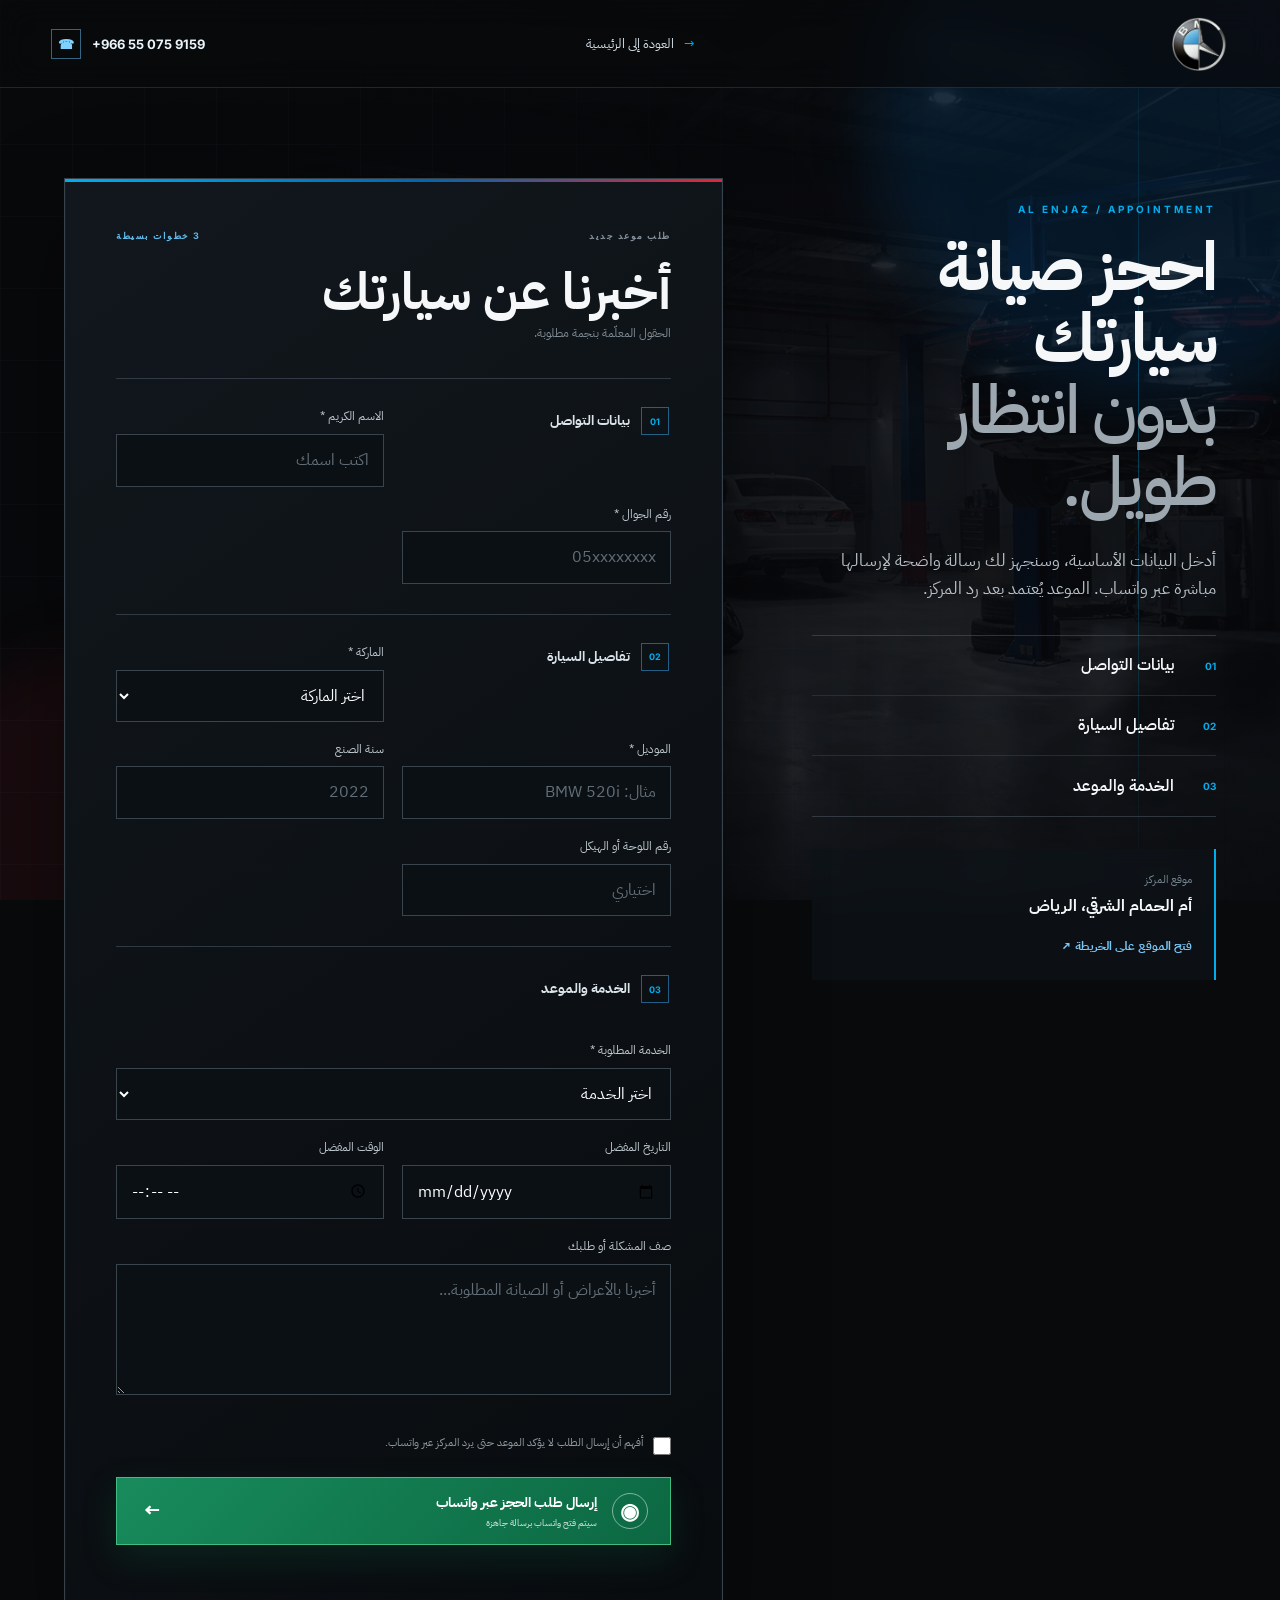
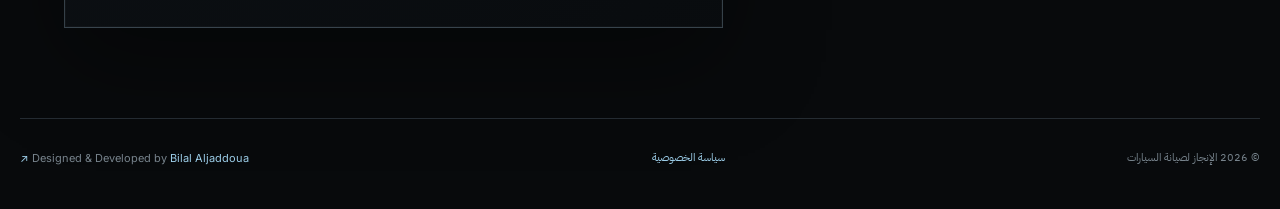
<file: booking.html>
<!doctype html>
<html lang="ar" dir="rtl">
<head>
  <meta charset="utf-8">
  <meta name="viewport" content="width=device-width,initial-scale=1,viewport-fit=cover">
  <title>حجز موعد صيانة | الإنجاز لصيانة السيارات الألمانية</title>
  <meta name="description" content="احجز موعد صيانة سيارتك الألمانية لدى مركز الإنجاز في أم الحمام الشرقي، الرياض، وأرسل تفاصيل الموعد مباشرة عبر واتساب.">
  <meta name="robots" content="index,follow,max-image-preview:large">
  <meta name="theme-color" content="#080A0C">
  <link rel="canonical" href="https://bilalaljaddoua.github.io/ELENJAZ/booking.html">
  <meta property="og:type" content="website">
  <meta property="og:locale" content="ar_SA">
  <meta property="og:site_name" content="الإنجاز لصيانة السيارات">
  <meta property="og:title" content="احجز موعد صيانة سيارتك | الإنجاز">
  <meta property="og:description" content="أدخل تفاصيل سيارتك والموعد المناسب، ثم أرسل الطلب مباشرة إلى الإنجاز عبر واتساب.">
  <meta property="og:url" content="https://bilalaljaddoua.github.io/ELENJAZ/booking.html">
  <meta property="og:image" content="https://bilalaljaddoua.github.io/ELENJAZ/assets/images/social/al-enjaz-social-preview.jpg">
  <meta property="og:image:width" content="1200"><meta property="og:image:height" content="630"><meta property="og:image:type" content="image/jpeg">
  <meta name="twitter:card" content="summary_large_image">
  <meta name="twitter:image" content="https://bilalaljaddoua.github.io/ELENJAZ/assets/images/social/al-enjaz-social-preview.jpg">
  <link rel="icon" type="image/png" sizes="32x32" href="assets/images/social/favicon-32.png">
  <link rel="apple-touch-icon" sizes="180x180" href="assets/images/social/apple-touch-icon.png">
  <link rel="stylesheet" href="css/style.css">
  <link rel="stylesheet" href="css/booking.css">
</head>
<body class="booking-page">
  <div class="booking-ambient" aria-hidden="true"><i></i><i></i><span></span></div>
  <header class="booking-header">
    <a class="booking-logo" href="index.html" aria-label="العودة إلى الرئيسية"><img src="assets/images/social/ICON.png" alt="شعار الإنجاز" width="58" height="54"></a>
    <a class="booking-back" href="index.html"><span aria-hidden="true">→</span> العودة إلى الرئيسية</a>
    <a class="booking-call" href="tel:+966550759159"><span aria-hidden="true">☎</span> +966 55 075 9159</a>
  </header>

  <main class="booking-main">
    <section class="booking-intro">
      <p class="booking-kicker">AL ENJAZ / APPOINTMENT</p>
      <h1>احجز صيانة سيارتك<br><em>بدون انتظار طويل.</em></h1>
      <p>أدخل البيانات الأساسية، وسنجهز لك رسالة واضحة لإرسالها مباشرة عبر واتساب. الموعد يُعتمد بعد رد المركز.</p>
      <div class="booking-points">
        <div><b>01</b><span>بيانات التواصل</span></div>
        <div><b>02</b><span>تفاصيل السيارة</span></div>
        <div><b>03</b><span>الخدمة والموعد</span></div>
      </div>
      <aside>
        <span>موقع المركز</span>
        <strong>أم الحمام الشرقي، الرياض</strong>
        <a class="booking-map" href="https://maps.app.goo.gl/58Ttafaar7ng9Sak6" target="_blank" rel="noopener">فتح الموقع على الخريطة ↗</a>
      </aside>
    </section>

    <section class="booking-panel" aria-labelledby="bookingTitle">
      <div class="booking-panel-head"><span>طلب موعد جديد</span><b>3 خطوات بسيطة</b></div>
      <h2 id="bookingTitle">أخبرنا عن سيارتك</h2>
      <p>الحقول المعلّمة بنجمة مطلوبة.</p>
      <form id="bookingForm" class="standalone-booking-form">
        <fieldset>
          <legend><b>01</b> بيانات التواصل</legend>
          <label><span>الاسم الكريم *</span><input name="name" required autocomplete="name" placeholder="اكتب اسمك"></label>
          <label><span>رقم الجوال *</span><input name="phone" required inputmode="tel" autocomplete="tel" placeholder="05xxxxxxxx" pattern="[0-9+ ]{8,16}"></label>
        </fieldset>
        <fieldset>
          <legend><b>02</b> تفاصيل السيارة</legend>
          <label><span>الماركة *</span><select name="brand" id="brandSelect" required><option value="">اختر الماركة</option></select></label>
          <label><span>الموديل *</span><input name="model" required placeholder="مثال: BMW 520i"></label>
          <label><span>سنة الصنع</span><input name="year" inputmode="numeric" pattern="[0-9]{4}" maxlength="4" placeholder="2022"></label>
          <label><span>رقم اللوحة أو الهيكل</span><input name="vehicleId" placeholder="اختياري"></label>
        </fieldset>
        <fieldset>
          <legend><b>03</b> الخدمة والموعد</legend>
          <label class="wide"><span>الخدمة المطلوبة *</span><select name="service" id="serviceSelect" required><option value="">اختر الخدمة</option></select></label>
          <label><span>التاريخ المفضل</span><input type="date" name="date" id="bookingDate"></label>
          <label><span>الوقت المفضل</span><input type="time" name="time"></label>
          <label class="wide"><span>صف المشكلة أو طلبك</span><textarea name="issue" rows="4" placeholder="أخبرنا بالأعراض أو الصيانة المطلوبة..."></textarea></label>
        </fieldset>
        <label class="booking-consent"><input type="checkbox" required><span>أفهم أن إرسال الطلب لا يؤكد الموعد حتى يرد المركز عبر واتساب.</span></label>
        <button class="booking-submit" type="submit"><span class="wa-symbol" aria-hidden="true">◉</span><span>إرسال طلب الحجز عبر واتساب<small>سيتم فتح واتساب برسالة جاهزة</small></span><b aria-hidden="true">←</b></button>
        <p class="booking-note" id="formNote" role="status" aria-live="polite"></p>
      </form>
    </section>
  </main>

  <footer class="booking-footer"><span>© <span id="yearNow"></span> الإنجاز لصيانة السيارات</span><a href="privacy.html">سياسة الخصوصية</a><span>Designed &amp; Developed by <a href="https://bilalaljaddoua.me/" target="_blank" rel="noopener">Bilal Aljaddoua ↗</a></span></footer>
  <script src="js/data.js"></script>
  <script src="js/booking.js"></script>
</body>
</html>
</file>
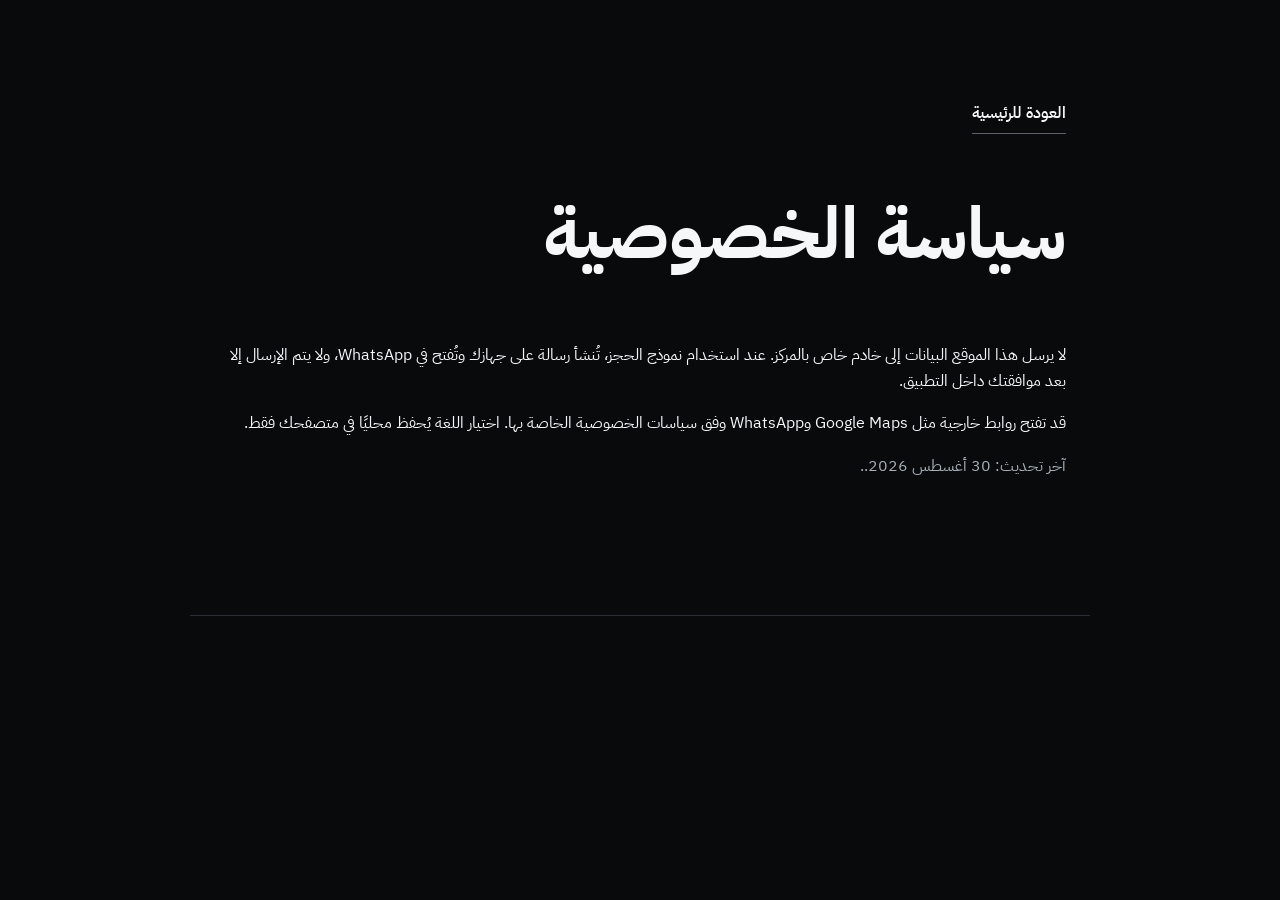
<file: privacy.html>
<!doctype html>
<html lang="ar" dir="rtl">
<head>
  <meta charset="utf-8">
  <meta name="viewport" content="width=device-width,initial-scale=1">
  <title>سياسة الخصوصية | الإنجاز</title>
  <meta name="description" content="سياسة الخصوصية لموقع الإنجاز لصيانة السيارات الألمانية والأوروبية.">
  <meta name="robots" content="noindex,follow">
  <meta name="theme-color" content="#080A0C">
  <link rel="canonical" href="https://bilalaljaddoua.github.io/ELENJAZ/privacy.html">
  <link rel="icon" type="image/png" sizes="32x32" href="assets/images/social/favicon-32.png">
  <link rel="apple-touch-icon" sizes="180x180" href="assets/images/social/apple-touch-icon.png">
  <link rel="stylesheet" href="css/style.css">
</head>
<body>
  <main class="section" style="max-width:900px;margin:auto;padding-top:100px">
    <a href="index.html" class="text-link">العودة للرئيسية</a>
    <h1 style="font-size:clamp(40px,7vw,72px)">سياسة الخصوصية</h1>
    <p>لا يرسل هذا الموقع البيانات إلى خادم خاص بالمركز. عند استخدام نموذج الحجز، تُنشأ رسالة على جهازك وتُفتح في WhatsApp، ولا يتم الإرسال إلا بعد موافقتك داخل التطبيق.</p>
    <p>قد تفتح روابط خارجية مثل Google Maps وWhatsApp وفق سياسات الخصوصية الخاصة بها. اختيار اللغة يُحفظ محليًا في متصفحك فقط.</p>
    <p style="color:var(--silver)">آخر تحديث: 30 أغسطس 2026..</p>
  </main>
</body>
</html>
</file>
<file: css/style.css>
@import url('https://fonts.googleapis.com/css2?family=IBM+Plex+Sans+Arabic:wght@400;500;600;700&family=Inter:wght@400;500;600;700;800&display=swap');
:root{--carbon-black:#080a0c;--deep-black:#0d0f12;--surface-dark:#14171b;--surface-light:#1b1f24;--blue:#0066b1;--performance-blue:#00aeef;--deep-blue:#003b70;--ice:#f5f7f9;--white:#fff;--silver:#a7afb7;--steel:#727a82;--border:#282d33;--red:#e32636;--pad:max(24px,calc((100vw - 1320px)/2));--font:'IBM Plex Sans Arabic','Inter',sans-serif}
*{box-sizing:border-box}html{scroll-behavior:smooth;scroll-padding-top:88px}body{margin:0;background:var(--carbon-black);color:var(--ice);font-family:var(--font);line-height:1.65;overflow-x:hidden}html[lang=en] body{font-family:'Inter','IBM Plex Sans Arabic',sans-serif}a{color:inherit;text-decoration:none}button,input,textarea,select{font:inherit}button{color:inherit}.skip{position:fixed;z-index:999;top:-60px;inset-inline-start:20px;background:#fff;color:#000;padding:10px 16px}.skip:focus{top:10px}.header{position:fixed;z-index:100;inset:0 0 auto;display:flex;align-items:center;justify-content:space-between;height:88px;padding:0 var(--pad);border-bottom:1px solid transparent;transition:.25s}.header.scrolled{height:72px;background:rgba(8,10,12,.9);backdrop-filter:blur(15px);border-color:var(--border)}.brand{display:flex;align-items:center;gap:12px;line-height:1;min-width:176px}.brand-mark{display:flex;width:32px;height:36px;gap:3px;transform:skew(-12deg)}.brand-mark i{display:block;flex:1;background:var(--performance-blue)}.brand-mark i:nth-child(2){background:var(--deep-blue)}.brand-mark i:nth-child(3){background:var(--red);height:55%;align-self:flex-end}.brand b{display:block;font-size:20px}.brand small{display:block;color:var(--silver);font:500 8px/1.35 Inter,sans-serif;letter-spacing:1.5px;margin-top:4px}.nav{display:flex;gap:clamp(12px,1.3vw,26px);font-size:13px}.nav a{color:#c6cbd0;position:relative}.nav a:after{content:"";position:absolute;inset:auto 0 -10px;width:0;height:1px;background:var(--performance-blue);transition:.2s}.nav a:hover:after,.nav a:focus-visible:after{width:100%}.header-actions{display:flex;gap:10px;align-items:center}.lang,.menu{background:none;border:1px solid var(--border);padding:8px 10px;cursor:pointer}.menu{display:none}.btn{display:inline-flex;justify-content:center;align-items:center;min-height:50px;padding:0 24px;background:var(--blue);border:1px solid var(--blue);color:#fff;font-weight:700;transition:.2s}.btn:hover,.btn:focus-visible{background:#0878c9;transform:translateY(-2px)}.btn-small{min-height:40px;padding:0 16px;font-size:13px}.btn-outline{background:transparent;border-color:#5c6269}.text-link{font-weight:600;border-bottom:1px solid #5c6269;padding-block:8px}.text-link span{display:inline-block;transition:.2s}.text-link:hover span{transform:translate(3px,-3px)}
.hero{position:relative;min-height:94vh;display:flex;align-items:center;padding:130px var(--pad) 150px;overflow:hidden;background:radial-gradient(circle at 78% 45%,rgba(0,102,177,.2),transparent 26%),linear-gradient(115deg,#080a0c 0%,#0c1014 50%,#101820 100%)}.hero:after{content:"";position:absolute;inset:0;background:linear-gradient(90deg,rgba(8,10,12,.08),rgba(8,10,12,0) 48%,rgba(8,10,12,.3));pointer-events:none}.hero-grid{position:absolute;inset:0;opacity:.15;background-image:linear-gradient(var(--border) 1px,transparent 1px),linear-gradient(90deg,var(--border) 1px,transparent 1px);background-size:80px 80px;mask-image:linear-gradient(90deg,transparent,#000)}.hero-machine{position:absolute;inset-inline-end:-5vw;top:10%;width:min(58vw,850px);aspect-ratio:1;border:1px solid #303943;border-radius:50%;opacity:.8}.ring{position:absolute;border:1px solid #35424d;border-radius:50%;inset:9%}.r2{inset:23%;border-color:#0066b1}.needle{position:absolute;top:50%;left:12%;width:42%;height:2px;background:linear-gradient(90deg,transparent,var(--performance-blue));transform-origin:100%;transform:rotate(18deg)}.hero-machine b{position:absolute;top:48%;left:47%;font:600 12px Inter;letter-spacing:4px;color:var(--steel)}.hero-content{position:relative;z-index:2;max-width:870px}.eyebrow{display:flex;align-items:center;gap:20px;color:var(--silver);font-size:13px}.eyebrow span,.kicker{font:600 11px Inter,sans-serif;letter-spacing:2.5px;color:var(--performance-blue)}.eyebrow span:after{content:"";display:inline-block;width:50px;height:1px;background:var(--blue);margin-inline-start:18px;vertical-align:middle}.hero h1{font-size:clamp(48px,6.3vw,100px);line-height:1.05;letter-spacing:-2px;margin:22px 0 28px}.hero h1 em{font-style:normal;color:var(--silver);font-weight:500}.lead{max-width:650px;color:#c6cbd0;font-size:clamp(17px,1.5vw,21px)}.hero-actions{display:flex;align-items:center;gap:14px;flex-wrap:wrap;margin-top:34px}.hero-index{position:absolute;z-index:2;inset-inline-end:var(--pad);bottom:165px;text-align:end;color:var(--steel);font:600 9px/1.8 Inter;letter-spacing:3px}.hero-index b{display:block;font-size:56px;color:rgba(167,175,183,.2);letter-spacing:-3px}.trust-strip{position:absolute;z-index:3;bottom:0;inset-inline:var(--pad);display:grid;grid-template-columns:repeat(4,1fr);background:rgba(13,15,18,.92);border:1px solid var(--border);backdrop-filter:blur(12px)}.trust-strip>div{min-height:96px;padding:20px 24px;border-inline-end:1px solid var(--border);display:flex;flex-wrap:wrap;align-content:center;gap:2px 12px}.trust-strip b,.trust-strip small{display:block}.trust-strip small{width:100%;color:var(--steel);font:500 10px Inter;letter-spacing:1.5px}.stars{color:#e5b13c;letter-spacing:2px}.status i{width:8px;height:8px;border-radius:50%;background:var(--red);margin-top:9px}.status.is-open i{background:#31bc75}.motorsport{position:absolute;bottom:0;left:0;display:flex;width:116px;height:4px}.motorsport i{flex:1;background:var(--performance-blue)}.motorsport i:nth-child(2){background:var(--deep-blue)}.motorsport i:nth-child(3){background:var(--red)}
.section{padding:120px var(--pad);border-bottom:1px solid var(--border)}.section-head{max-width:850px;margin-bottom:56px}.section-head h2,.copy h2,.booking h2,.contact h2{font-size:clamp(34px,4vw,62px);line-height:1.15;margin:12px 0 20px;letter-spacing:-1px}.section-head p:last-child,.copy>p,.booking-copy>p,.gallery p{color:var(--silver);max-width:680px}.brand-row{display:grid;grid-template-columns:repeat(4,1fr);border:1px solid var(--border)}.brand-row div{min-height:112px;display:flex;flex-direction:column;justify-content:center;align-items:center;border:1px solid var(--border);margin:-1px 0 0 -1px}.brand-row b{font:700 16px Inter}.brand-row small{color:var(--steel);font-size:10px}.legal{font-size:11px;color:var(--steel);margin-top:20px}.split{display:grid;grid-template-columns:1fr 1fr;gap:8vw;align-items:center}.visual-panel{min-height:570px;background:linear-gradient(145deg,#1a2026,#0a0c0f);border:1px solid var(--border);padding:44px;display:flex;align-items:center}.diagnostic{width:100%;font:500 10px Inter;letter-spacing:2px;color:var(--steel)}.diagnostic strong{display:block;color:var(--ice);font-size:clamp(38px,5vw,78px);line-height:.9;letter-spacing:-3px;margin:35px 0}.scan{height:100px;border-block:1px solid var(--border);position:relative;background:repeating-linear-gradient(90deg,transparent 0 29px,#222932 30px)}.scan i{position:absolute;height:2px;width:75%;top:50%;background:linear-gradient(90deg,transparent,var(--performance-blue),transparent);animation:scan 3s ease-in-out infinite}.diagnostic ul{padding:20px 0 0;margin:0;display:flex;justify-content:space-between;list-style:none}.large{font-size:20px}.metrics{display:grid;grid-template-columns:1fr 1fr;margin-top:45px;border-top:1px solid var(--border)}.metrics div{padding:24px 0;border-bottom:1px solid var(--border);display:flex;gap:18px}.metrics div:nth-child(odd){border-inline-end:1px solid var(--border)}.metrics div:nth-child(even){padding-inline-start:24px}.metrics b{color:var(--performance-blue);font:600 12px Inter}.service-grid{display:grid;grid-template-columns:repeat(3,1fr);border:1px solid var(--border)}.service-card{padding:34px;min-height:330px;border:1px solid var(--border);margin:-1px 0 0 -1px;transition:.25s;background:var(--deep-black)}.service-card:hover{background:var(--surface-dark);transform:translateY(-4px)}.service-card>span{font:600 11px Inter;color:var(--performance-blue)}.service-card>i{display:block;width:44px;height:44px;border:1px solid #45505b;margin:34px 0;position:relative}.service-card>i:after{content:"";position:absolute;inset:9px;border-inline:2px solid var(--performance-blue)}.service-card h3{font-size:22px}.service-card p{color:var(--silver);font-size:14px}.service-card a{display:inline-block;margin-top:15px;font-size:13px;color:var(--performance-blue)}.timeline{list-style:none;padding:0;margin:0;display:grid;grid-template-columns:repeat(7,1fr);border-top:1px solid var(--border)}.timeline li{position:relative;padding:28px 18px;min-height:140px;border-inline-end:1px solid var(--border)}.timeline li:before{content:"";position:absolute;top:-4px;inset-inline-start:18px;width:7px;height:7px;background:var(--performance-blue)}.timeline b{display:block;color:var(--steel);font:600 11px Inter;margin-bottom:25px}.timeline span{font-size:14px}.reviews{display:grid;grid-template-columns:1fr 1.5fr;gap:8vw;background:var(--surface-dark)}.huge{font:800 clamp(90px,14vw,190px)/1 Inter;color:var(--white);letter-spacing:-10px}.rating-block>div{display:flex;align-items:center;gap:18px}.rating-block p{color:var(--silver)}.review-placeholder{align-self:center}.review-placeholder h2{font-size:clamp(38px,5vw,70px);line-height:1.1}.review-placeholder p{color:var(--silver);max-width:600px}.quote-lines i{display:block;height:1px;background:var(--border);margin:25px 0}.quote-lines i:nth-child(2){width:80%}.quote-lines i:nth-child(3){width:55%}.gallery-grid{display:grid;grid-template-columns:1.5fr 1fr;grid-template-rows:1fr 1fr;gap:10px;height:600px}.photo-placeholder{background:radial-gradient(circle at 70% 30%,rgba(0,174,239,.12),transparent 28%),repeating-linear-gradient(135deg,#101419 0 1px,#0d1014 1px 12px);border:1px solid var(--border);padding:24px;color:var(--steel);font:600 10px Inter;letter-spacing:2px;display:flex;justify-content:space-between;align-items:flex-end}.photo-placeholder.wide{grid-row:span 2}.photo-placeholder span{font-family:var(--font);letter-spacing:0}.faq{display:grid;grid-template-columns:.8fr 1.2fr;gap:8vw}.accordion article{border-top:1px solid var(--border)}.accordion article:last-child{border-bottom:1px solid var(--border)}.accordion button{width:100%;padding:22px 0;background:none;border:0;display:flex;justify-content:space-between;text-align:start;font-weight:600;cursor:pointer}.accordion button b{font-size:24px;color:var(--performance-blue)}.accordion div p{color:var(--silver);padding:0 0 22px;margin:0}.booking{display:grid;grid-template-columns:.8fr 1.2fr;gap:8vw;background:var(--deep-blue)}.booking-copy>span{font:600 10px Inter;letter-spacing:2px;color:#82ccec}.booking-form{display:grid;grid-template-columns:1fr 1fr;gap:18px}.booking-form label{display:block}.booking-form label span{display:block;font-size:12px;margin-bottom:7px}.booking-form input,.booking-form textarea,.booking-form select{width:100%;background:#082e51;color:#fff;border:1px solid #306286;border-radius:0;padding:13px;outline:0}.booking-form input:focus,.booking-form textarea:focus,.booking-form select:focus{border-color:var(--performance-blue);box-shadow:0 0 0 2px rgba(0,174,239,.2)}.full{grid-column:1/-1}.form-note{font-size:12px;color:#bde8ff;margin:0}.contact{display:grid;grid-template-columns:1.1fr .9fr;gap:8vw}.contact-card address{font-style:normal;color:var(--silver);max-width:520px}.phone{display:block;font:700 clamp(28px,3vw,46px) Inter;margin:28px 0}.contact-actions{display:flex;gap:12px}.hours h3{font-size:24px}.hours>div>div{display:flex;justify-content:space-between;padding:11px 0;border-bottom:1px solid var(--border);gap:20px}.hours b{font:500 13px Inter}.hours>p{font-size:11px;color:var(--steel)}footer{padding:58px var(--pad) 100px;display:grid;grid-template-columns:1fr 1fr;gap:24px;color:var(--silver)}footer>div{display:flex;justify-content:flex-end;gap:20px}footer>small:last-child{text-align:end}footer a:hover{color:var(--performance-blue)}.floating-wa{position:fixed;z-index:50;inset-inline-end:24px;bottom:24px;width:52px;height:52px;display:grid;place-items:center;background:#137c4e;border:1px solid #35b779;border-radius:50%;font:700 12px Inter}.mobile-bar{display:none}
.reveal{opacity:0;transform:translateY(18px);transition:opacity .65s,transform .65s}.reveal.shown{opacity:1;transform:none}@keyframes scan{0%,100%{left:0}50%{left:25%}}
@media(max-width:1080px){.nav{position:fixed;inset:72px 0 auto;background:var(--deep-black);padding:25px var(--pad);display:grid;grid-template-columns:1fr 1fr;transform:translateY(-130%);opacity:0;transition:.25s;border-bottom:1px solid var(--border)}.nav-open .nav{transform:none;opacity:1}.menu{display:flex;flex-direction:column;justify-content:center;align-items:center;gap:5px;min-width:44px;min-height:44px}.menu span{display:block;width:20px;height:1px;flex:none;background:#fff}.menu b{display:none}.header-actions .btn{display:none}.timeline{grid-template-columns:repeat(4,1fr)}.service-grid{grid-template-columns:1fr 1fr}}
@media(max-width:760px){:root{--pad:20px}.header{height:72px}.hero{min-height:100svh;padding-top:110px;padding-bottom:250px;align-items:flex-start}.hero h1{font-size:47px;letter-spacing:-1.5px}.eyebrow span{display:none}.hero-machine{width:100vw;top:29%;inset-inline-end:-48%;opacity:.5}.hero-actions{align-items:stretch}.hero-actions .btn{width:calc(50% - 7px);padding:0 12px;font-size:13px}.hero-actions .text-link{width:100%}.hero-index{display:none}.trust-strip{grid-template-columns:1fr 1fr}.trust-strip>div{min-height:78px;padding:12px 14px}.section{padding-block:78px}.section-head{margin-bottom:35px}.brand-row{grid-template-columns:1fr 1fr}.split,.reviews,.faq,.booking,.contact{grid-template-columns:1fr}.visual-panel{min-height:390px;padding:24px}.service-grid{grid-template-columns:1fr}.service-card{min-height:270px}.timeline{grid-template-columns:1fr 1fr}.timeline li{min-height:115px;border-bottom:1px solid var(--border)}.gallery-grid{height:620px;grid-template-columns:1fr;grid-template-rows:2fr 1fr 1fr}.photo-placeholder.wide{grid-row:auto}.booking-form{grid-template-columns:1fr}.booking-form label{grid-column:1}.contact-actions .btn{flex:1}.hours{margin-top:25px}footer{grid-template-columns:1fr;padding-bottom:100px}footer>div{justify-content:flex-start;flex-wrap:wrap}footer>small:last-child{text-align:start}.floating-wa{display:none}.mobile-bar{position:fixed;z-index:90;display:grid;grid-template-columns:repeat(3,1fr);inset:auto 10px calc(10px + env(safe-area-inset-bottom));background:rgba(13,15,18,.96);border:1px solid var(--border);transform:translateY(150%);transition:.25s}.mobile-bar.visible{transform:none}.mobile-bar a{text-align:center;padding:13px 5px;font-size:12px;border-inline-end:1px solid var(--border)}.metrics{grid-template-columns:1fr}.metrics div:nth-child(odd){border-inline-end:0}.metrics div:nth-child(even){padding-inline-start:0}}
/* Official workshop imagery and launch speedometer */
.hero{background:#080a0c}.hero:before{content:"";position:absolute;inset:0;background:url('../assets/images/workshop/hero-workshop.webp') center 48%/cover no-repeat;filter:saturate(.72) contrast(1.08);animation:heroZoom 11s ease-out both}.hero:after{background:linear-gradient(90deg,rgba(8,10,12,.97) 0%,rgba(8,10,12,.82) 39%,rgba(8,10,12,.24) 73%,rgba(8,10,12,.62)),linear-gradient(0deg,rgba(8,10,12,.8),transparent 55%)}.hero-grid{z-index:1;mask-image:linear-gradient(90deg,#000,transparent 75%)}.hero-machine{z-index:2;inset-inline-end:2vw;top:17%;width:min(38vw,570px);opacity:1;background:rgba(8,10,12,.44);box-shadow:0 0 70px rgba(0,102,177,.15),inset 0 0 60px rgba(0,0,0,.5);backdrop-filter:blur(3px)}.speed-ticks{position:absolute;inset:3%;border-radius:50%;background:repeating-conic-gradient(from 225deg,rgba(245,247,249,.6) 0 1deg,transparent 1deg 10deg);mask:radial-gradient(circle,transparent 0 83%,#000 84%);clip-path:polygon(0 0,100% 0,100% 100%,50% 50%,0 100%)}.hero-machine .needle{top:50%;left:10%;width:40%;height:3px;background:linear-gradient(90deg,var(--red),var(--performance-blue));box-shadow:0 0 14px var(--performance-blue);transform:rotate(-135deg)}.hero-machine .needle:after{content:"";position:absolute;right:-8px;top:-7px;width:16px;height:16px;border-radius:50%;background:var(--ice);box-shadow:0 0 0 6px var(--deep-blue)}.speed-readout{position:absolute;top:57%;left:50%;transform:translateX(-50%);text-align:center}.speed-readout strong{display:block;font:800 clamp(48px,7vw,92px)/1 Inter;color:var(--ice);letter-spacing:-5px}.speed-readout small{font:600 10px Inter;letter-spacing:3px;color:var(--performance-blue)}.hero-machine>b{top:74%;left:0;width:100%;text-align:center;font-size:9px;letter-spacing:3px}.hero-content{z-index:3;max-width:760px}.gallery-item{position:relative;overflow:hidden;background:#0d1014;border:1px solid var(--border);padding:0;cursor:zoom-in;color:#fff}.gallery-item.wide{grid-row:span 2}.gallery-item img{display:block;width:100%;height:100%;object-fit:cover;transition:transform .7s cubic-bezier(.2,.7,.2,1),filter .4s;filter:saturate(.82) contrast(1.05)}.gallery-item:hover img,.gallery-item:focus-visible img{transform:scale(1.055);filter:saturate(1)}.gallery-item span{position:absolute;inset:auto 18px 16px;padding:7px 10px;background:rgba(8,10,12,.78);font:600 9px Inter;letter-spacing:2px;backdrop-filter:blur(8px)}.gallery-more{display:grid;grid-template-columns:1fr 1fr;gap:10px;height:320px;margin-top:10px}.lightbox{width:min(92vw,1000px);height:min(90vh,760px);padding:0;border:1px solid var(--border);background:#080a0c}.lightbox::backdrop{background:rgba(0,0,0,.9);backdrop-filter:blur(6px)}.lightbox img{width:100%;height:100%;object-fit:contain}.lightbox button{position:absolute;z-index:2;top:12px;right:12px;width:42px;height:42px;border:1px solid #fff;background:rgba(8,10,12,.8);color:#fff;font-size:28px;cursor:pointer}.service-card:nth-child(2n){transition-delay:.06s}.service-card:nth-child(3n){transition-delay:.12s}@keyframes heroZoom{from{transform:scale(1.08)}to{transform:scale(1)}}
@media(max-width:760px){.hero:after{background:linear-gradient(180deg,rgba(8,10,12,.93) 0%,rgba(8,10,12,.7) 55%,rgba(8,10,12,.88))}.hero-machine{width:78vw;top:44%;inset-inline-end:-34%;opacity:.72}.speed-readout strong{font-size:48px}.gallery-item.wide{grid-row:auto}.gallery-more{height:420px;grid-template-columns:1fr}}
/* Verified Google reviews */
.reviews{grid-template-columns:minmax(240px,.55fr) minmax(0,1.45fr);gap:5vw}.reviews-showcase{min-width:0;align-self:center}.review-label{font:600 10px Inter;letter-spacing:2.5px;color:var(--performance-blue)}.reviews-title-row{display:flex;justify-content:space-between;align-items:end;gap:24px;margin:10px 0 26px}.reviews-title-row h2{font-size:clamp(34px,4vw,62px);line-height:1.12;margin:0}.review-controls{display:flex;direction:ltr}.review-controls button{width:44px;height:44px;border:1px solid #46505a;background:transparent;color:#fff;font-size:20px;cursor:pointer}.review-controls button+button{margin-left:-1px}.review-controls button:hover,.review-controls button:focus-visible{background:var(--blue);border-color:var(--blue)}.review-track{display:flex;gap:14px;overflow-x:auto;scroll-snap-type:x mandatory;scrollbar-width:thin;scrollbar-color:var(--blue) var(--border);padding:0 0 18px}.review-card{position:relative;flex:0 0 min(78%,560px);min-height:330px;padding:30px;background:var(--deep-black);border:1px solid var(--border);scroll-snap-align:start;display:flex;flex-direction:column}.review-card-top{display:flex;align-items:center;gap:12px}.google-g{display:grid;place-items:center;width:28px;height:28px;border:1px solid #4d5863;border-radius:50%;font:700 14px Inter;color:var(--performance-blue)}.review-card-top .stars{font-size:13px}.review-card-top small{margin-inline-start:auto;color:var(--steel);font-size:11px}.review-card blockquote{margin:35px 0 30px;font-size:clamp(17px,1.5vw,21px);line-height:1.9;color:#e3e7ea}.review-author{margin-top:auto;display:flex;flex-direction:column}.review-author b{font-size:14px}.review-author span{font-size:10px;color:var(--steel);letter-spacing:.8px}.review-number{position:absolute;inset-inline-end:24px;bottom:19px;font:700 34px Inter;color:rgba(167,175,183,.11)}.reviews-disclaimer{margin:10px 0 0;color:var(--steel);font-size:10px}.rating-block{position:sticky;top:110px;align-self:start}
@media(max-width:760px){.reviews{grid-template-columns:1fr;gap:50px}.rating-block{position:static}.review-card{flex-basis:88%;min-height:360px;padding:24px}.reviews-title-row{align-items:center}.review-controls{display:none}.review-card blockquote{font-size:17px}}
/* Performance motion system */
.scroll-progress{position:fixed;z-index:300;inset:0 0 auto;height:2px;background:linear-gradient(90deg,var(--performance-blue),var(--blue),var(--red));transform:scaleX(0);transform-origin:inline-start;box-shadow:0 0 12px rgba(0,174,239,.75);pointer-events:none}.hero-machine{transform:translate(var(--parallax-x,0),var(--parallax-y,0));transition:transform .35s ease-out}.gear-readout{position:absolute;top:43%;left:50%;transform:translateX(-50%);display:flex;align-items:baseline;gap:8px}.gear-readout small{font:600 8px Inter;letter-spacing:2px;color:var(--steel)}.gear-readout strong{font:800 22px Inter;color:var(--performance-blue);transition:transform .12s,color .12s}.is-shifting .gear-readout strong{transform:scale(1.65);color:var(--red)}.shift-flash{position:absolute;z-index:2;inset:0;background:linear-gradient(90deg,transparent 25%,rgba(0,174,239,.16) 60%,transparent 88%);opacity:0;pointer-events:none}.is-shifting .shift-flash{animation:shiftFlash .19s ease-out}.is-shifting .hero-machine{animation:shiftKick .19s ease-out}.speed-lines{position:absolute;z-index:2;inset:0;overflow:hidden;opacity:0;pointer-events:none}.is-accelerating .speed-lines{opacity:1}.speed-lines i{position:absolute;inset-inline-end:-20%;height:1px;width:clamp(140px,25vw,420px);background:linear-gradient(90deg,transparent,rgba(0,174,239,.75),transparent);animation:speedLine 1.15s linear infinite}.speed-lines i:nth-child(1){top:19%;animation-delay:-.2s}.speed-lines i:nth-child(2){top:31%;width:22vw;animation-delay:-.8s}.speed-lines i:nth-child(3){top:46%;width:31vw;animation-delay:-.45s}.speed-lines i:nth-child(4){top:58%;animation-delay:-1s}.speed-lines i:nth-child(5){top:72%;width:18vw;animation-delay:-.6s}.speed-lines i:nth-child(6){top:83%;width:27vw;animation-delay:-.1s}.service-card{isolation:isolate;overflow:hidden}.service-card:before{content:"";position:absolute;z-index:-1;inset:0;background:radial-gradient(260px circle at var(--spot-x,50%) var(--spot-y,50%),rgba(0,174,239,.13),transparent 65%);opacity:0;transition:opacity .3s}.service-card:hover:before{opacity:1}.service-card>i{transition:transform .45s cubic-bezier(.2,.8,.2,1),border-color .3s}.service-card:hover>i{transform:rotate(90deg);border-color:var(--performance-blue)}.brand-row div{position:relative;overflow:hidden;transition:background .25s,color .25s}.brand-row div:after{content:"";position:absolute;inset:auto 100% 0 0;height:2px;background:var(--performance-blue);transition:inset .45s ease}.brand-row div:hover{background:#111922}.brand-row div:hover:after{inset:auto 0 0}.gallery-item:after{content:"";position:absolute;inset:-100% -50%;background:linear-gradient(110deg,transparent 42%,rgba(255,255,255,.14) 50%,transparent 58%);transform:translateX(-55%) rotate(8deg);transition:transform .9s}.gallery-item:hover:after{transform:translateX(55%) rotate(8deg)}.reveal{filter:blur(3px)}.reveal.shown{filter:none}
@keyframes speedLine{from{transform:translateX(0);opacity:0}15%{opacity:1}to{transform:translateX(-140vw);opacity:0}}@keyframes shiftFlash{0%{opacity:0}35%{opacity:1}100%{opacity:0}}@keyframes shiftKick{0%,100%{transform:translate(var(--parallax-x,0),var(--parallax-y,0))}50%{transform:translate(calc(var(--parallax-x,0px) - 8px),var(--parallax-y,0px)) scale(.985)}}
@media(max-width:760px){.gear-readout{top:40%}.gear-readout strong{font-size:17px}.speed-lines i{width:45vw}.service-card:before{display:none}}
.scroll-progress{transform-origin:0 50%}
@media(max-width:760px){.is-accelerating .speed-lines{opacity:.22}.speed-lines i:nth-child(even){display:none}.speed-lines i{background:linear-gradient(90deg,transparent,rgba(0,174,239,.3),transparent);animation-duration:1.8s}.shift-flash{background:linear-gradient(90deg,transparent 30%,rgba(0,174,239,.045) 62%,transparent 90%)}.is-shifting .shift-flash{animation:mobileShiftFlash .24s ease-out}.is-shifting .hero-machine{animation:mobileShiftKick .22s ease-out}.is-shifting .gear-readout strong{transform:scale(1.18);color:var(--performance-blue)}.hero-machine .needle{box-shadow:0 0 6px rgba(0,174,239,.55)}}
@keyframes mobileShiftFlash{0%{opacity:0}45%{opacity:.28}100%{opacity:0}}@keyframes mobileShiftKick{0%,100%{transform:translate(0)}50%{transform:translateX(-2px) scale(.997)}}
/* Continuous serviced-brand marquee */
.brand-row{display:block;position:relative;overflow:hidden;border:1px solid var(--border);direction:ltr;mask-image:linear-gradient(90deg,transparent,#000 7%,#000 93%,transparent)}.brand-row:before,.brand-row:after{content:"";position:absolute;z-index:2;top:0;bottom:0;width:9%;pointer-events:none}.brand-row:before{left:0;background:linear-gradient(90deg,var(--carbon-black),transparent)}.brand-row:after{right:0;background:linear-gradient(-90deg,var(--carbon-black),transparent)}.brand-marquee-track{display:flex;width:max-content;will-change:transform;animation:brandMarquee 28s linear infinite}.brand-marquee-group{display:flex;flex:none}.brand-chip{width:230px;min-height:124px;padding:20px 30px;display:flex!important;flex-direction:row!important;justify-content:flex-start!important;align-items:center!important;gap:18px;border:0!important;border-inline-end:1px solid var(--border)!important;margin:0!important;direction:ltr;background:var(--deep-black)}.brand-chip img{display:block;width:52px;height:52px;object-fit:contain;filter:drop-shadow(0 0 10px rgba(0,174,239,.12));transition:transform .35s,filter .35s}.brand-chip span{display:flex;flex-direction:column;align-items:flex-start}.brand-chip b{white-space:nowrap;font-size:15px}.brand-chip small{white-space:nowrap;margin-top:5px}.brand-chip:hover img{transform:scale(1.12);filter:drop-shadow(0 0 15px rgba(0,174,239,.35))}.brand-row:hover .brand-marquee-track,.brand-row:focus-within .brand-marquee-track{animation-play-state:paused}@keyframes brandMarquee{from{transform:translateX(0)}to{transform:translateX(-50%)}}
@media(max-width:760px){.brand-row{grid-template-columns:none}.brand-chip{width:190px;min-height:105px;padding:16px 22px}.brand-chip img{width:42px;height:42px}.brand-marquee-track{animation-duration:22s}}
/* Isolate marquee structure from the legacy brand grid rules */
.brand-row .brand-marquee-track{display:flex;flex-direction:row;align-items:stretch;justify-content:flex-start;width:max-content;min-height:0;border:0;margin:0;animation:brandMarquee 28s linear infinite}.brand-row .brand-marquee-group{display:flex;flex-direction:row;flex:none;align-items:stretch;justify-content:flex-start;min-height:0;border:0;margin:0}.brand-row .brand-chip{display:flex;flex-direction:row;flex:none;align-items:center;justify-content:flex-start;width:230px;min-height:124px;border:0;border-inline-end:1px solid var(--border);margin:0}.brand-row .brand-marquee-track:after,.brand-row .brand-marquee-group:after,.brand-row .brand-chip:after{content:none}.brand-row .brand-chip img{filter:grayscale(1) brightness(0) invert(1) drop-shadow(0 0 10px rgba(0,174,239,.15))}.brand-row .brand-chip:hover img{filter:grayscale(1) brightness(0) invert(1) drop-shadow(0 0 16px rgba(0,174,239,.4))}@media(max-width:760px){.brand-row .brand-chip{width:190px;min-height:105px}.brand-row .brand-marquee-track{animation-duration:22s}}
/* Ambient engineering background and scroll choreography */
body{isolation:isolate}.ambient-bg{position:fixed;z-index:0;inset:-12vh -8vw;overflow:hidden;pointer-events:none;opacity:.72;transform:translate(var(--ambient-x,0),calc(var(--ambient-y,0px) * -1));will-change:transform}.ambient-grid{position:absolute;inset:0;background-image:linear-gradient(rgba(71,84,97,.055) 1px,transparent 1px),linear-gradient(90deg,rgba(71,84,97,.055) 1px,transparent 1px);background-size:72px 72px;transform:perspective(700px) rotateX(62deg) scale(1.5);transform-origin:center bottom;animation:gridBreathe 12s ease-in-out infinite}.ambient-orb{position:absolute;border-radius:50%;filter:blur(12px);opacity:.32;mix-blend-mode:screen}.orb-one{width:46vw;height:46vw;top:8%;right:-16%;background:radial-gradient(circle,rgba(0,102,177,.28),rgba(0,59,112,.08) 48%,transparent 72%);animation:orbFloatOne 16s ease-in-out infinite alternate}.orb-two{width:38vw;height:38vw;bottom:-6%;left:-13%;background:radial-gradient(circle,rgba(0,174,239,.14),rgba(0,59,112,.05) 50%,transparent 72%);animation:orbFloatTwo 19s ease-in-out infinite alternate}.ambient-beam{position:absolute;width:1px;height:78vh;background:linear-gradient(transparent,rgba(0,174,239,.38),transparent);box-shadow:0 0 18px rgba(0,174,239,.18);transform:rotate(28deg)}.beam-one{left:22%;top:-18%;animation:beamDrift 13s ease-in-out infinite alternate}.beam-two{right:28%;bottom:-20%;opacity:.45;animation:beamDrift 17s ease-in-out -6s infinite alternate-reverse}.ambient-dot{position:absolute;width:5px;height:5px;border:1px solid var(--performance-blue);transform:rotate(45deg);box-shadow:0 0 14px rgba(0,174,239,.7)}.dot-one{top:27%;left:12%;animation:dotPulse 4s ease-in-out infinite}.dot-two{bottom:22%;right:18%;animation:dotPulse 5.5s ease-in-out -2s infinite}main,body>footer{position:relative;z-index:1}.section{position:relative;overflow:hidden}.section:before{content:"";position:absolute;z-index:2;top:0;inset-inline-start:-30%;width:22%;height:1px;background:linear-gradient(90deg,transparent,var(--performance-blue),transparent);opacity:0;pointer-events:none}.section.in-view:before{animation:sectionScan 1.25s cubic-bezier(.2,.7,.2,1) both}.section>.section-head.reveal,.section>.copy.reveal,.section>.booking-copy.reveal{transform:translateY(38px) scale(.985);filter:blur(7px);transition-duration:.85s}.section:nth-of-type(even)>.section-head.reveal{transform:translateX(28px) translateY(18px);clip-path:inset(0 12% 0 0)}html[dir=ltr] .section:nth-of-type(even)>.section-head.reveal{transform:translateX(-28px) translateY(18px);clip-path:inset(0 0 0 12%)}.section>.section-head.reveal.shown,.section>.copy.reveal.shown,.section>.booking-copy.reveal.shown,.section:nth-of-type(even)>.section-head.reveal.shown{transform:none;filter:none;clip-path:inset(0)}.timeline li.reveal.shown{animation:timelineSettle .55s cubic-bezier(.2,.85,.2,1) both}.timeline li:nth-child(2){animation-delay:.06s}.timeline li:nth-child(3){animation-delay:.12s}.timeline li:nth-child(4){animation-delay:.18s}.timeline li:nth-child(5){animation-delay:.24s}.timeline li:nth-child(6){animation-delay:.3s}.timeline li:nth-child(7){animation-delay:.36s}
@keyframes gridBreathe{0%,100%{opacity:.45;transform:perspective(700px) rotateX(62deg) scale(1.5) translateY(0)}50%{opacity:.75;transform:perspective(700px) rotateX(62deg) scale(1.54) translateY(-12px)}}@keyframes orbFloatOne{from{transform:translate3d(0,0,0) scale(.92)}to{transform:translate3d(-8vw,7vh,0) scale(1.08)}}@keyframes orbFloatTwo{from{transform:translate3d(0,0,0) scale(1)}to{transform:translate3d(7vw,-8vh,0) scale(.9)}}@keyframes beamDrift{from{transform:translateX(-4vw) rotate(28deg);opacity:.12}to{transform:translateX(8vw) rotate(28deg);opacity:.55}}@keyframes dotPulse{0%,100%{opacity:.2;transform:rotate(45deg) scale(.7)}50%{opacity:1;transform:rotate(225deg) scale(1.35)}}@keyframes sectionScan{0%{inset-inline-start:-30%;opacity:0}20%{opacity:1}100%{inset-inline-start:108%;opacity:0}}@keyframes timelineSettle{0%{transform:translateY(24px);opacity:0}65%{transform:translateY(-3px);opacity:1}100%{transform:none;opacity:1}}
@media(max-width:760px){.ambient-bg{opacity:.35}.ambient-grid{background-size:54px 54px}.orb-one{width:85vw;height:85vw}.orb-two{width:70vw;height:70vw}.beam-two,.dot-two{display:none}.section>.section-head.reveal,.section>.copy.reveal,.section>.booking-copy.reveal{transform:translateY(24px);filter:blur(3px)}.section:nth-of-type(even)>.section-head.reveal{transform:translateY(24px);clip-path:inset(0 0 10% 0)}}
.ambient-bg{transform:translate(var(--ambient-x,0px),var(--ambient-y,0px))}
@media(prefers-reduced-motion:reduce){*{scroll-behavior:auto!important;animation:none!important;transition:none!important}.reveal{opacity:1;transform:none!important;filter:none;clip-path:none!important}.speed-lines,.shift-flash,.ambient-beam,.ambient-dot{display:none}.ambient-bg{transform:none;opacity:.22}.section:before{display:none}}
.hero:before{background-image:url('../assets/images/workshop/hero-workshop-v2.webp');background-position:center 52%;filter:saturate(.9) contrast(1.06)}
.hero-actions .js-maps{position:relative;isolation:isolate;display:inline-flex;align-items:center;justify-content:center;gap:10px;min-height:50px;padding:0 22px;overflow:hidden;border:1px solid rgba(71,169,255,.72);background:linear-gradient(135deg,rgba(0,102,177,.2),rgba(9,21,32,.86));box-shadow:0 10px 32px rgba(0,102,177,.16),inset 0 0 0 1px rgba(255,255,255,.04);color:#fff;font-weight:700;line-height:1.2;transition:transform .25s,border-color .25s,box-shadow .25s,background .25s}
.hero-actions .js-maps:before{content:"⌖";display:grid;place-items:center;width:27px;height:27px;flex:none;border:1px solid rgba(125,201,255,.75);border-radius:50%;background:rgba(0,102,177,.22);color:#8bd0ff;font:700 18px/1 Inter,sans-serif;box-shadow:0 0 18px rgba(0,142,255,.26)}
.hero-actions .js-maps:after{content:"";position:absolute;z-index:-1;inset:-70% auto -70% -35%;width:25%;background:linear-gradient(90deg,transparent,rgba(255,255,255,.16),transparent);transform:skewX(-18deg);transition:left .55s ease}
.hero-actions .js-maps:hover,.hero-actions .js-maps:focus-visible{border-color:#79c8ff;background:linear-gradient(135deg,rgba(0,119,203,.34),rgba(10,25,38,.94));box-shadow:0 14px 38px rgba(0,112,196,.3),inset 0 0 0 1px rgba(255,255,255,.08);transform:translateY(-2px)}
.hero-actions .js-maps:hover:after,.hero-actions .js-maps:focus-visible:after{left:115%}
.hero-actions .js-maps span{margin-inline-start:2px;color:#85ceff;font-size:18px;transition:transform .25s}
.hero-actions .js-maps:hover span,.hero-actions .js-maps:focus-visible span{transform:translate(3px,-3px)}
@media(max-width:760px){.hero-actions .js-maps{width:100%;min-height:54px;border-bottom:1px solid rgba(71,169,255,.72);padding:0 18px}.hero-actions .js-maps:before{width:29px;height:29px}}
.brand-row .brand-chip img[src$="/bmw.svg"]{filter:drop-shadow(0 0 10px rgba(0,102,177,.28))}
.brand-row .brand-chip:hover img[src$="/bmw.svg"]{filter:drop-shadow(0 0 17px rgba(0,142,255,.48))}
.process{background:radial-gradient(circle at 82% 18%,rgba(0,102,177,.13),transparent 30%),linear-gradient(180deg,rgba(16,24,32,.58),rgba(8,10,12,.2))}
.process .timeline{position:relative;display:grid;gap:12px;border:0}
.process .timeline:before{content:"";position:absolute;z-index:0;top:35px;inset-inline:3% 3%;height:2px;background:linear-gradient(90deg,rgba(0,102,177,.15),var(--performance-blue),rgba(0,102,177,.18));background-size:220% 100%;box-shadow:0 0 18px rgba(0,174,239,.3);transform:scaleX(0);transform-origin:inline-start;transition:transform 1.3s cubic-bezier(.2,.75,.2,1)}
.process.in-view .timeline:before{transform:scaleX(1);animation:processRoute 3.2s linear 1.3s infinite}
.process .timeline li{position:relative;z-index:1;min-height:178px;padding:66px 18px 24px;overflow:hidden;border:1px solid rgba(71,84,97,.7);background:linear-gradient(145deg,rgba(20,27,34,.92),rgba(9,12,15,.9));box-shadow:0 14px 34px rgba(0,0,0,.12);transition:transform .35s cubic-bezier(.2,.8,.2,1),border-color .3s,box-shadow .3s,background .3s}
.process .timeline li:before{content:"";position:absolute;z-index:2;top:27px;inset-inline-start:18px;width:14px;height:14px;border:3px solid #091017;border-radius:50%;background:var(--performance-blue);box-shadow:0 0 0 1px rgba(116,205,255,.8),0 0 18px rgba(0,174,239,.65)}
.process .timeline li:after{content:"";position:absolute;z-index:-1;inset:-60% -70%;background:linear-gradient(115deg,transparent 43%,rgba(0,174,239,.1) 50%,transparent 57%);transform:translateX(-42%);transition:transform .85s ease}
.process .timeline li b{position:absolute;top:17px;inset-inline-end:16px;margin:0;color:rgba(153,211,249,.48);font:800 28px/1 Inter,sans-serif;letter-spacing:-2px}
.process .timeline li span{display:block;color:#e7edf2;font-size:14px;font-weight:700;line-height:1.55}
.process .timeline li:hover{z-index:3;transform:translateY(-8px);border-color:rgba(61,177,255,.7);background:linear-gradient(145deg,rgba(19,40,57,.96),rgba(9,14,18,.96));box-shadow:0 20px 48px rgba(0,86,151,.22)}
.process .timeline li:hover:after{transform:translateX(42%)}
.process .timeline li.reveal.shown:before{animation:processNode 2.4s ease-in-out infinite}
@keyframes processRoute{from{background-position:100% 0}to{background-position:-120% 0}}
@keyframes processNode{0%,100%{box-shadow:0 0 0 1px rgba(116,205,255,.8),0 0 12px rgba(0,174,239,.38)}50%{box-shadow:0 0 0 5px rgba(0,174,239,.1),0 0 24px rgba(0,174,239,.8)}}
@media(max-width:760px){.process .timeline{grid-template-columns:1fr;gap:10px;padding-inline-start:22px}.process .timeline:before{top:24px;bottom:24px;inset-inline-start:27px;inset-inline-end:auto;width:2px;height:auto;transform:scaleY(0);transform-origin:top}.process.in-view .timeline:before{transform:scaleY(1)}.process .timeline li{min-height:100px;padding-block:26px 24px;padding-inline:56px 22px}.process .timeline li:before{top:50%;inset-inline-start:-2px;transform:translateY(-50%)}.process .timeline li b{top:50%;inset-inline-start:22px;inset-inline-end:auto;transform:translateY(-50%);font-size:22px}.process .timeline li span{padding-inline-start:8px}.process .timeline li:hover{transform:translateY(-3px)}}
.contact-actions a,.mobile-bar a{--action-icon:linear-gradient(#fff,#fff)}
.contact-actions a:before,.mobile-bar a:before{content:"";display:block;width:20px;height:20px;flex:none;background:currentColor;-webkit-mask:var(--action-icon) center/contain no-repeat;mask:var(--action-icon) center/contain no-repeat}
.contact-actions .js-phone,.mobile-bar .js-phone{--action-icon:url("data:image/svg+xml,%3Csvg xmlns='http://www.w3.org/2000/svg' viewBox='0 0 24 24'%3E%3Cpath d='M6.62 10.79a15.46 15.46 0 0 0 6.59 6.59l2.2-2.2a1 1 0 0 1 1.02-.24c1.12.37 2.33.57 3.57.57a1 1 0 0 1 1 1V20a1 1 0 0 1-1 1C10.61 21 3 13.39 3 4a1 1 0 0 1 1-1h3.5a1 1 0 0 1 1 1c0 1.25.2 2.45.57 3.57a1 1 0 0 1-.25 1.02l-2.2 2.2Z'/%3E%3C/svg%3E")}
.contact-actions .js-whatsapp,.mobile-bar .js-whatsapp{--action-icon:url("data:image/svg+xml,%3Csvg xmlns='http://www.w3.org/2000/svg' viewBox='0 0 24 24'%3E%3Cpath d='M16.75 13.96c-.25-.13-1.47-.72-1.7-.81-.23-.08-.39-.13-.56.13-.16.25-.64.81-.78.97-.14.17-.29.19-.54.06-.25-.12-1.05-.39-2-1.24-.74-.66-1.24-1.47-1.38-1.72-.15-.25-.02-.38.11-.51.11-.11.25-.29.37-.43.13-.15.17-.25.25-.42.09-.16.04-.31-.02-.43-.06-.13-.56-1.35-.77-1.84-.2-.49-.41-.42-.56-.43h-.48c-.17 0-.44.06-.67.31-.23.25-.87.85-.87 2.07s.89 2.4 1.01 2.57c.13.16 1.75 2.67 4.24 3.75.59.26 1.05.41 1.41.52.59.19 1.13.16 1.56.1.48-.07 1.47-.6 1.68-1.18.21-.58.21-1.08.15-1.18-.06-.11-.23-.17-.48-.29ZM12.04 2a9.84 9.84 0 0 0-8.42 14.92L2.05 22l5.2-1.53A9.96 9.96 0 1 0 12.04 2Zm0 17.93a8 8 0 0 1-4.08-1.12l-.29-.17-3.09.91.91-3.01-.19-.31a7.93 7.93 0 1 1 6.74 3.7Z'/%3E%3C/svg%3E")}
.contact-actions .js-maps,.mobile-bar .js-maps{--action-icon:url("data:image/svg+xml,%3Csvg xmlns='http://www.w3.org/2000/svg' viewBox='0 0 24 24'%3E%3Cpath d='M12 2a7 7 0 0 0-7 7c0 5.25 7 13 7 13s7-7.75 7-13a7 7 0 0 0-7-7Zm0 9.5A2.5 2.5 0 1 1 12 6a2.5 2.5 0 0 1 0 5.5Z'/%3E%3C/svg%3E")}
.contact-actions{flex-wrap:wrap}.contact-actions .btn{gap:9px;min-width:132px;flex:1;border-radius:2px;box-shadow:0 10px 26px rgba(0,0,0,.16)}.contact-actions .js-maps{background:linear-gradient(135deg,#0877bd,#00528d);border-color:#38a9ed}.contact-actions .contact-whatsapp{background:linear-gradient(135deg,#16895a,#0e6843);border-color:#42bd82}.contact-actions .js-phone{background:linear-gradient(135deg,rgba(43,52,61,.9),rgba(18,23,28,.95));border-color:#65727e}.contact-actions .btn:hover,.contact-actions .btn:focus-visible{filter:brightness(1.12);box-shadow:0 14px 32px rgba(0,104,178,.22)}
@media(max-width:760px){.mobile-bar{overflow:hidden;border-radius:8px;box-shadow:0 16px 45px rgba(0,0,0,.55);backdrop-filter:blur(18px)}.mobile-bar a{display:flex;flex-direction:column;align-items:center;justify-content:center;gap:4px;min-height:58px;padding:7px 4px!important;color:#dbe5ec;font-size:10px!important;font-weight:700;transition:background .2s,color .2s,transform .2s}.mobile-bar a:before{width:21px;height:21px}.mobile-bar .js-whatsapp{color:#6ce0a2}.mobile-bar .js-maps{color:#70c7ff}.mobile-bar .js-phone{color:#f0f5f8}.mobile-bar a:hover,.mobile-bar a:focus-visible{background:rgba(255,255,255,.07);transform:translateY(-2px)}.contact-actions{display:grid;grid-template-columns:1fr 1fr}.contact-actions .btn{width:100%;min-width:0}.contact-actions .js-maps{grid-column:1/-1}}
.developer-credit{position:relative;justify-self:end;display:grid;grid-template-columns:38px auto;grid-template-rows:auto auto;column-gap:11px;align-items:center;width:max-content;max-width:100%;padding:10px 14px 10px 10px;overflow:hidden;border:1px solid rgba(82,104,121,.55);background:linear-gradient(135deg,rgba(19,27,34,.9),rgba(8,11,14,.9));box-shadow:0 10px 30px rgba(0,0,0,.2);font-family:Inter,sans-serif!important;text-align:start!important;transition:transform .3s,border-color .3s,box-shadow .3s}
.developer-credit:after{content:"";position:absolute;inset:auto 0 0;height:1px;background:linear-gradient(90deg,transparent,var(--performance-blue),transparent);transform:translateX(-100%);transition:transform .6s ease}
.developer-credit>b{grid-row:1/3;display:grid;place-items:center;width:38px;height:38px;border:1px solid rgba(92,190,255,.65);background:linear-gradient(145deg,rgba(0,122,205,.26),rgba(0,59,112,.35));color:#8fd2ff;font:800 11px/1 Inter,sans-serif;letter-spacing:1px;box-shadow:inset 0 0 14px rgba(0,174,239,.12),0 0 16px rgba(0,102,177,.13)}
.developer-credit>span{color:#758593;font:600 7px/1.2 Inter,sans-serif;letter-spacing:1.45px;text-transform:uppercase}
.developer-credit>a{color:#edf7fd!important;font:700 12px/1.25 Inter,sans-serif;letter-spacing:.15px}.developer-credit>a i{display:inline-block;margin-inline-start:4px;color:var(--performance-blue);font-style:normal;transition:transform .25s}
.developer-credit:hover{transform:translateY(-3px);border-color:rgba(67,174,247,.72);box-shadow:0 15px 36px rgba(0,78,135,.2)}.developer-credit:hover:after{transform:translateX(100%)}.developer-credit:hover>a i{transform:translate(3px,-3px)}
@media(max-width:760px){.developer-credit{justify-self:start;margin-top:8px}}
.brand-image{min-width:58px;width:58px;height:58px;justify-content:center;flex:none}
.brand-image img{display:block;width:100%;height:100%;object-fit:contain;filter:drop-shadow(0 5px 14px rgba(0,102,177,.22));transition:transform .35s ease,filter .35s ease}
.brand-image:hover img,.brand-image:focus-visible img{transform:scale(1.06) rotate(-2deg);filter:drop-shadow(0 7px 20px rgba(0,142,255,.38))}
.header.scrolled .brand-image{width:48px;height:48px;min-width:48px}
footer .brand-image{width:76px;height:76px;min-width:76px;align-self:start}
@media(max-width:760px){.header .brand-image{width:50px;height:50px;min-width:50px}.header.scrolled .brand-image{width:44px;height:44px;min-width:44px}footer .brand-image{width:70px;height:70px;min-width:70px}}
.header .brand-image,.header .brand-image img{width:58px!important;height:54px!important;max-width:58px!important;max-height:54px!important}
.header.scrolled .brand-image,.header.scrolled .brand-image img{width:48px!important;height:45px!important;max-width:48px!important;max-height:45px!important}
footer .brand-image img{width:76px!important;height:71px!important;max-width:76px!important;max-height:71px!important}
@media(max-width:760px){.header .brand-image,.header .brand-image img{width:50px!important;height:47px!important;max-width:50px!important;max-height:47px!important}.header.scrolled .brand-image,.header.scrolled .brand-image img{width:44px!important;height:41px!important;max-width:44px!important;max-height:41px!important}footer .brand-image img{width:70px!important;height:66px!important;max-width:70px!important;max-height:66px!important}}
.review-cta{position:relative;display:grid;grid-template-columns:38px 1fr 18px;align-items:center;gap:11px;width:min(100%,330px);min-height:62px;margin-top:26px;padding:9px 14px;overflow:hidden;border:1px solid #e4af36;background:linear-gradient(135deg,#d99b17,#a86e05);color:#fff;font-weight:800;box-shadow:0 13px 32px rgba(204,141,14,.2);transition:transform .25s,filter .25s,box-shadow .25s}
.review-cta:after{content:"";position:absolute;inset:-60% auto -60% -25%;width:18%;background:linear-gradient(90deg,transparent,rgba(255,255,255,.35),transparent);transform:skewX(-18deg);transition:left .55s ease}.review-cta-icon{display:grid;place-items:center;width:36px;height:36px;border:1px solid rgba(255,255,255,.55);border-radius:50%;background:rgba(67,42,0,.18);font-size:19px;box-shadow:inset 0 0 12px rgba(255,255,255,.08)}.review-cta>span:nth-child(2){font-size:13px}.review-cta>b{font-size:18px;transition:transform .25s}.review-cta:hover,.review-cta:focus-visible{color:#fff;transform:translateY(-3px);filter:brightness(1.1);box-shadow:0 18px 40px rgba(204,141,14,.32)}.review-cta:hover:after,.review-cta:focus-visible:after{left:115%}.review-cta:hover>b,.review-cta:focus-visible>b{transform:translate(3px,-3px)}
@media(max-width:760px){.review-cta{width:100%;min-height:58px;margin-top:22px}.review-cta>span:nth-child(2){font-size:12px}}
.hero-review-link{display:inline-flex;align-items:center;gap:8px;min-height:42px;padding:0 14px;border:1px solid rgba(229,177,60,.62);background:rgba(53,36,7,.54);color:#f7cb67;backdrop-filter:blur(8px);font-size:11px;transition:transform .25s,border-color .25s,background .25s,box-shadow .25s}.hero-review-link>span{display:grid;place-items:center;width:24px;height:24px;border-radius:50%;background:rgba(229,177,60,.15);font-size:13px}.hero-review-link>b{font-size:11px}.hero-review-link>i{font-style:normal;color:#fff;transition:transform .25s}.hero-review-link:hover,.hero-review-link:focus-visible{color:#ffe19a;border-color:#e5b13c;background:rgba(90,59,5,.72);box-shadow:0 10px 28px rgba(196,132,6,.16);transform:translateY(-2px)}.hero-review-link:hover>i,.hero-review-link:focus-visible>i{transform:translate(3px,-3px)}
@media(max-width:760px){.hero-review-link{width:100%;justify-content:center;min-height:48px}.hero-review-link>b{font-size:12px}}
.service-card{position:relative;display:flex;flex-direction:column}.service-card .service-booking-link{display:flex;align-items:center;justify-content:space-between;gap:14px;width:100%;min-height:48px;margin-top:auto;padding:0 15px;border:1px solid rgba(0,174,239,.5);background:linear-gradient(135deg,rgba(0,102,177,.16),rgba(9,18,25,.82));color:#86d5ff;font-size:12px;font-weight:800;line-height:1.2;transition:transform .25s,border-color .25s,background .25s,box-shadow .25s}.service-card .service-booking-link span{font:inherit;color:inherit}.service-card .service-booking-link b{display:grid;place-items:center;width:27px;height:27px;flex:none;border:1px solid rgba(104,199,255,.5);background:rgba(0,102,177,.2);color:#fff;font-size:16px;transition:transform .25s,background .25s}.service-card .service-booking-link:hover,.service-card .service-booking-link:focus-visible{color:#fff;border-color:var(--performance-blue);background:linear-gradient(135deg,rgba(0,118,200,.38),rgba(9,24,34,.95));box-shadow:0 12px 28px rgba(0,102,177,.2);transform:translateY(-2px)}.service-card .service-booking-link:hover b,.service-card .service-booking-link:focus-visible b{background:var(--blue);transform:translateX(-3px)}html[dir=ltr] .service-card .service-booking-link:hover b,html[dir=ltr] .service-card .service-booking-link:focus-visible b{transform:translateX(3px)}
@media(max-width:760px){.service-card .service-booking-link{min-height:52px;font-size:13px}}
</file>
<file: css/booking.css>
.booking-page{min-height:100vh;background:#080a0c;color:var(--ice)}
.booking-page:before{content:"";position:fixed;z-index:-2;inset:0;background:linear-gradient(90deg,rgba(8,10,12,.98),rgba(8,10,12,.78)),url('../assets/images/workshop/hero-workshop-v2.webp') center/cover no-repeat;opacity:.72}
.booking-ambient{position:fixed;z-index:-1;inset:0;overflow:hidden;pointer-events:none}.booking-ambient:before{content:"";position:absolute;inset:0;background-image:linear-gradient(rgba(79,98,114,.065) 1px,transparent 1px),linear-gradient(90deg,rgba(79,98,114,.065) 1px,transparent 1px);background-size:72px 72px;mask-image:linear-gradient(90deg,#000,transparent)}.booking-ambient i{position:absolute;border-radius:50%;filter:blur(30px)}.booking-ambient i:first-child{width:44vw;height:44vw;top:-18%;right:-12%;background:rgba(0,102,177,.16)}.booking-ambient i:nth-child(2){width:34vw;height:34vw;bottom:-20%;left:-8%;background:rgba(227,38,54,.08)}.booking-ambient span{position:absolute;top:0;right:11%;width:1px;height:100%;background:linear-gradient(transparent,rgba(0,174,239,.33),transparent)}
.booking-header{position:relative;z-index:10;max-width:1440px;height:88px;margin:auto;padding:0 clamp(20px,4vw,68px);display:grid;grid-template-columns:1fr auto 1fr;align-items:center;border-bottom:1px solid rgba(74,88,101,.38);background:rgba(8,10,12,.66);backdrop-filter:blur(15px)}.booking-logo{width:58px;height:54px;justify-self:start}.booking-logo img{display:block;width:100%;height:100%;object-fit:contain}.booking-back{justify-self:center;color:#d4dce2;font-size:13px}.booking-back span{display:inline-block;margin-inline-end:7px;color:var(--performance-blue);transition:transform .2s}.booking-back:hover span{transform:translateX(4px)}.booking-call{justify-self:end;direction:ltr;font:700 13px Inter,sans-serif;color:#eaf5fb}.booking-call span{display:inline-grid;place-items:center;width:30px;height:30px;margin-right:8px;border:1px solid #346480;color:#7dd0ff}
.booking-main{width:min(1400px,100%);margin:auto;padding:clamp(54px,7vw,105px) clamp(20px,5vw,74px) 90px;display:grid;grid-template-columns:minmax(300px,.76fr) minmax(560px,1.24fr);gap:clamp(48px,7vw,110px);align-items:start}.booking-intro{position:sticky;top:42px;padding-top:25px}.booking-kicker{margin:0 0 18px;color:var(--performance-blue);font:700 10px Inter,sans-serif;letter-spacing:3px}.booking-intro h1{margin:0;font-size:clamp(46px,5.2vw,78px);line-height:1.08;letter-spacing:-2px}.booking-intro h1 em{font-style:normal;color:#9ca7af;font-weight:500}.booking-intro>p:not(.booking-kicker){max-width:570px;margin:27px 0 32px;color:#b7c0c7;font-size:17px}.booking-points{border-block:1px solid rgba(81,94,106,.5)}.booking-points div{display:grid;grid-template-columns:42px 1fr;align-items:center;min-height:60px;border-bottom:1px solid rgba(64,75,85,.45)}.booking-points div:last-child{border:0}.booking-points b{color:var(--performance-blue);font:700 10px Inter,sans-serif}.booking-points span{font-weight:600}.booking-intro aside{margin-top:32px;padding:22px;border-inline-start:2px solid var(--performance-blue);background:rgba(14,20,25,.72);backdrop-filter:blur(10px)}.booking-intro aside span{display:block;color:#778692;font-size:11px}.booking-intro aside strong{display:block;margin:4px 0 12px}.booking-map{color:#79c9fb;font-size:12px;font-weight:700}
.booking-panel{position:relative;padding:clamp(26px,4vw,54px);border:1px solid rgba(76,91,103,.66);background:linear-gradient(145deg,rgba(18,24,30,.97),rgba(9,12,15,.96));box-shadow:0 34px 90px rgba(0,0,0,.38),inset 0 0 0 1px rgba(255,255,255,.025);overflow:hidden}.booking-panel:before{content:"";position:absolute;inset:0 0 auto;height:3px;background:linear-gradient(90deg,var(--performance-blue),var(--blue) 55%,var(--red))}.booking-panel-head{display:flex;justify-content:space-between;gap:20px;color:#85919a;font:600 9px Inter,sans-serif;letter-spacing:1.5px}.booking-panel-head b{color:#60bbea}.booking-panel h2{margin:22px 0 2px;font-size:clamp(32px,4vw,52px);line-height:1.15}.booking-panel>p{margin:0 0 35px;color:#7f8a93;font-size:12px}.standalone-booking-form fieldset{display:grid;grid-template-columns:1fr 1fr;gap:18px;margin:0 0 30px;padding:28px 0 0;border:0;border-top:1px solid rgba(77,90,102,.55)}.standalone-booking-form legend{float:right;width:100%;margin:0 0 20px;color:#d9e3e9;font-size:14px;font-weight:700}.standalone-booking-form legend b{display:inline-grid;place-items:center;width:28px;height:28px;margin-inline-end:8px;border:1px solid rgba(54,159,225,.55);color:var(--performance-blue);font:700 9px Inter,sans-serif}.standalone-booking-form label{display:block}.standalone-booking-form label>span{display:block;margin-bottom:7px;color:#bdc7ce;font-size:12px}.standalone-booking-form input,.standalone-booking-form select,.standalone-booking-form textarea{width:100%;min-height:50px;padding:12px 14px;border:1px solid #39444d;border-radius:0;outline:0;background:#0b1014;color:#fff;transition:border-color .2s,box-shadow .2s,background .2s}.standalone-booking-form textarea{resize:vertical}.standalone-booking-form input::placeholder,.standalone-booking-form textarea::placeholder{color:#626e77}.standalone-booking-form input:focus,.standalone-booking-form select:focus,.standalone-booking-form textarea:focus{border-color:var(--performance-blue);background:#0c151c;box-shadow:0 0 0 3px rgba(0,174,239,.1)}.standalone-booking-form .wide{grid-column:1/-1}.booking-consent{display:flex!important;align-items:flex-start;gap:10px;margin:3px 0 22px}.booking-consent input{width:18px;height:18px;min-height:0;margin:3px 0 0;accent-color:var(--blue)}.booking-consent span{margin:0!important;color:#8f9aa3!important;font-size:11px!important}.booking-submit{position:relative;width:100%;min-height:68px;padding:8px 22px;display:grid;grid-template-columns:38px 1fr 22px;align-items:center;gap:13px;border:1px solid #42bd82;background:linear-gradient(135deg,#188b5c,#0c6842);color:#fff;cursor:pointer;text-align:start;font-weight:800;box-shadow:0 14px 34px rgba(8,111,69,.22);transition:transform .25s,filter .25s,box-shadow .25s}.booking-submit:hover,.booking-submit:focus-visible{transform:translateY(-3px);filter:brightness(1.1);box-shadow:0 19px 44px rgba(8,131,78,.32)}.wa-symbol{display:grid;place-items:center;width:36px;height:36px;border:1px solid rgba(255,255,255,.48);border-radius:50%;font:800 22px/1 Inter}.booking-submit>span:nth-child(2){font-size:14px}.booking-submit small{display:block;margin-top:2px;color:rgba(255,255,255,.72);font-size:9px;font-weight:500}.booking-submit>b{font-size:20px}.booking-note{min-height:20px;margin:11px 0 0;color:#79dbae;font-size:11px}.booking-footer{position:relative;width:min(1400px,calc(100% - 40px));margin:auto;padding:30px 0 42px;display:flex;justify-content:space-between;gap:24px;border-top:1px solid rgba(75,88,99,.45);color:#77838c;font-size:11px}.booking-footer a{color:#9ccde8}.booking-footer>span:last-child{font-family:Inter,sans-serif}
@media(max-width:920px){.booking-main{grid-template-columns:1fr}.booking-intro{position:relative;top:auto;padding-top:0}.booking-intro h1{max-width:700px}.booking-points{display:grid;grid-template-columns:repeat(3,1fr)}.booking-points div{padding:0 12px;border-bottom:0;border-inline-end:1px solid rgba(64,75,85,.45)}.booking-points div:last-child{border:0}}
@media(max-width:620px){.booking-header{height:72px;grid-template-columns:auto 1fr;padding:0 18px}.booking-logo{width:48px;height:45px}.booking-back{justify-self:end}.booking-call{display:none}.booking-main{padding:42px 18px 64px;gap:38px}.booking-intro h1{font-size:42px;letter-spacing:-1px}.booking-intro>p:not(.booking-kicker){font-size:15px}.booking-points{grid-template-columns:1fr}.booking-points div{border-inline-end:0;border-bottom:1px solid rgba(64,75,85,.45)}.booking-panel{padding:27px 18px}.booking-panel-head{font-size:8px}.standalone-booking-form fieldset{grid-template-columns:1fr}.standalone-booking-form .wide{grid-column:auto}.booking-submit{padding-inline:14px}.booking-footer{flex-direction:column;gap:8px;padding-bottom:30px}}
@media(prefers-reduced-motion:reduce){.booking-page *{scroll-behavior:auto!important;transition:none!important}}
</file>
